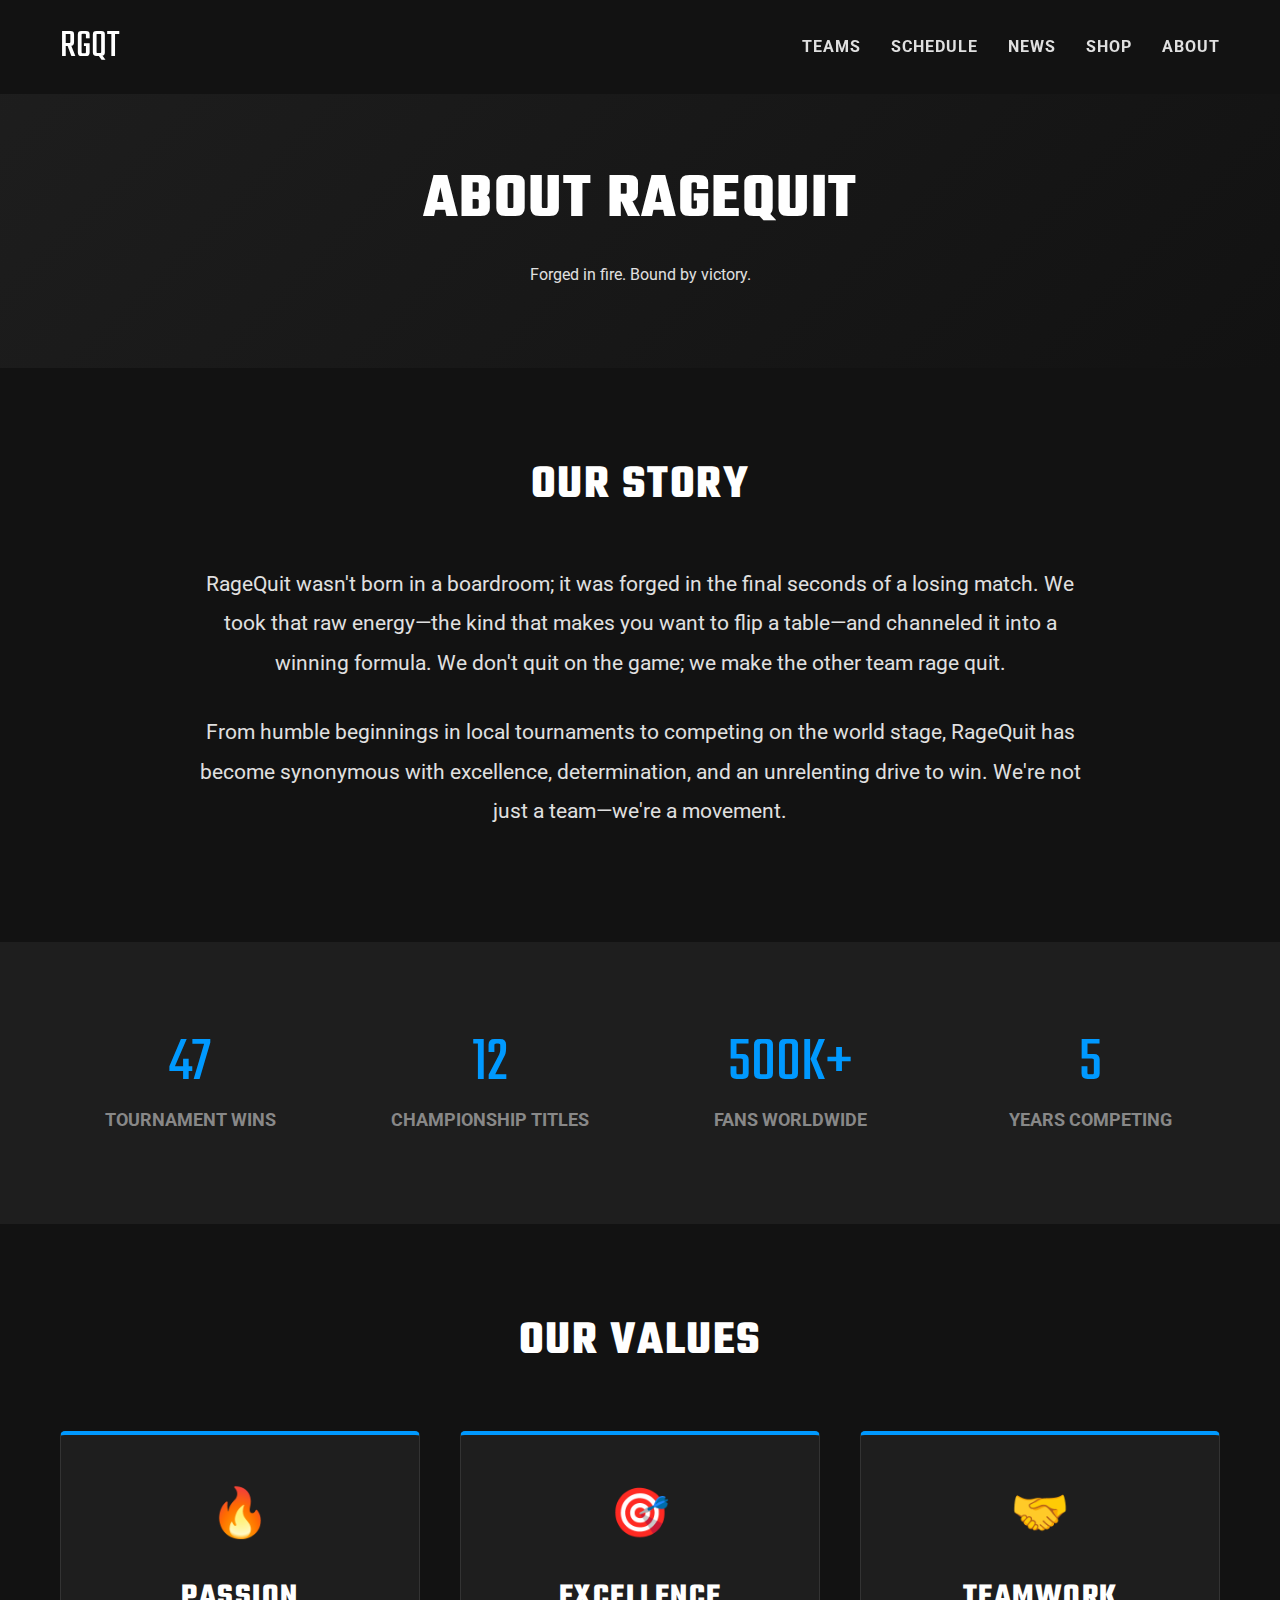
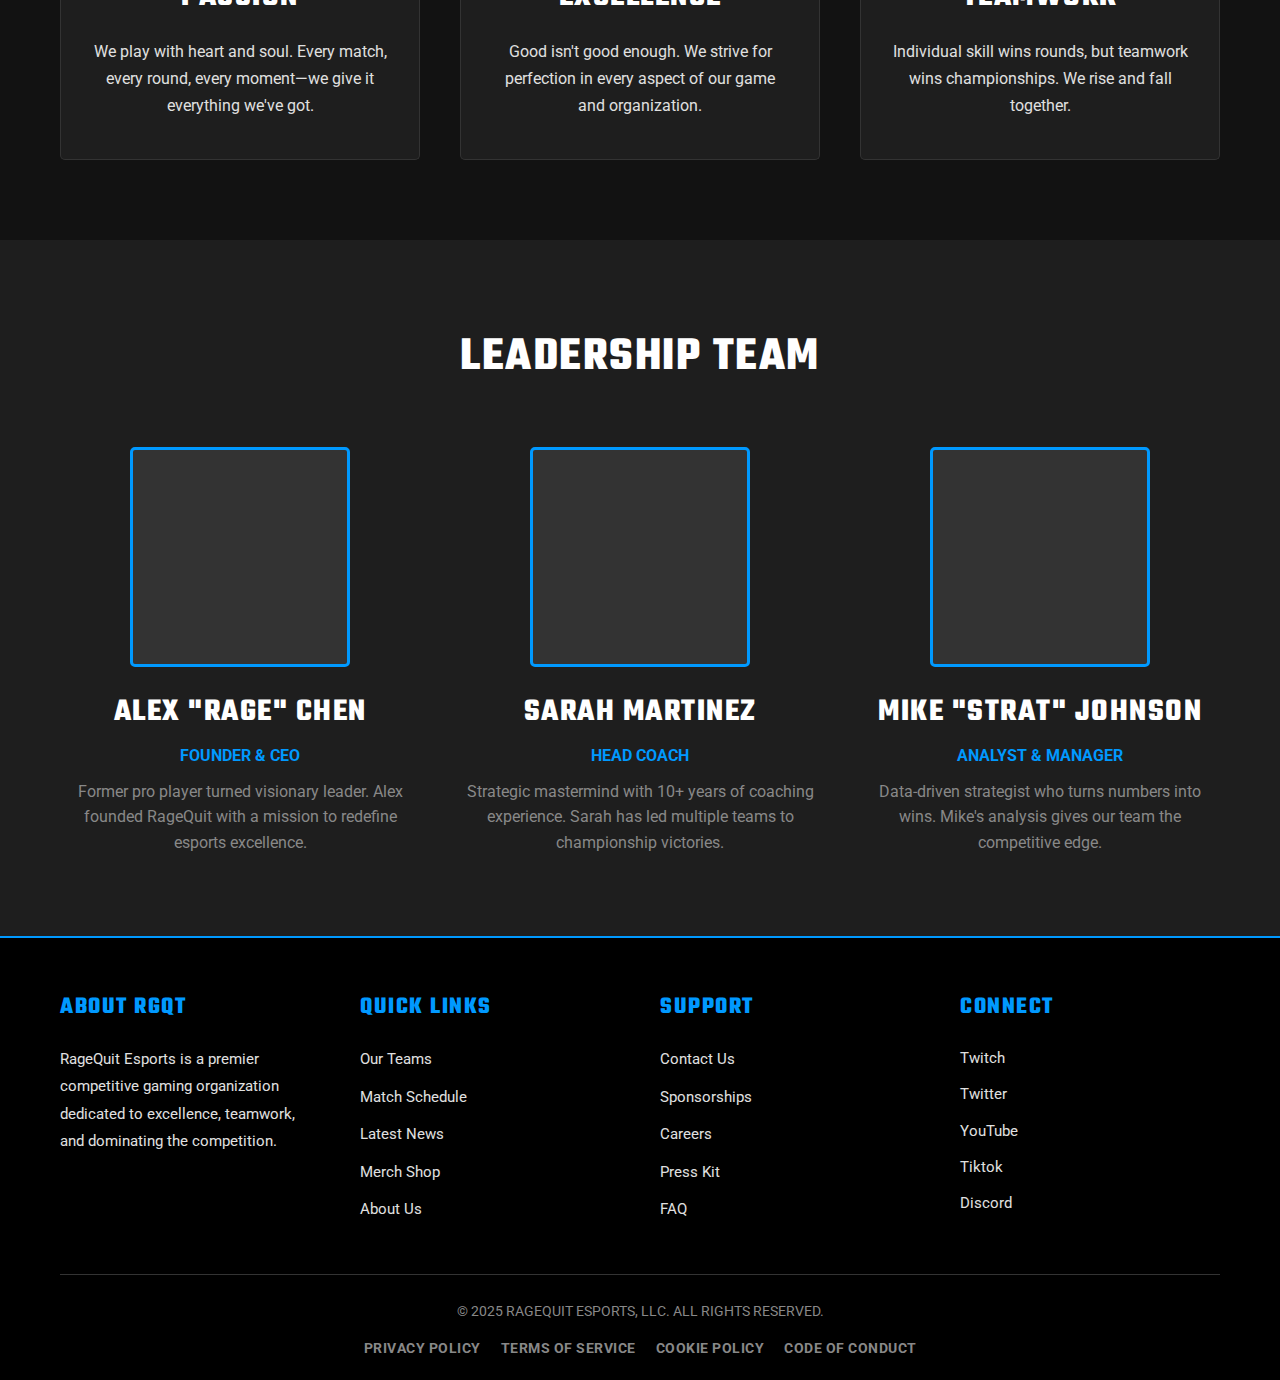
<file: about.html>
<!DOCTYPE html>
<html lang="en">

<head>
  <meta charset="UTF-8">
  <meta name="viewport" content="width=device-width, initial-scale=1.0">
  <title>About - RageQuit [RGQT] Esports</title>
  <link rel="stylesheet" href="style.css">
  <link rel="preconnect" href="https://fonts.googleapis.com">
  <link rel="preconnect" href="https://fonts.gstatic.com" crossorigin>
  <link href="https://fonts.googleapis.com/css2?family=Teko:wght@700&family=Roboto:wght@400;700&display=swap"
    rel="stylesheet">
  <style>
    .page-hero {
      padding: 150px 0 80px;
      text-align: center;
      background: linear-gradient(135deg, #1e1e1e 0%, #121212 100%);
    }
    .page-hero h1 {
      font-size: 4rem;
      margin-bottom: 10px;
    }
    .about-intro {
      padding: 80px 0;
      text-align: center;
    }
    .about-intro p {
      max-width: 900px;
      margin: 0 auto 30px;
      font-size: 1.3rem;
      line-height: 1.9;
    }
    .stats-section {
      background-color: var(--color-surface);
      padding: 60px 0;
    }
    .stats-grid {
      display: grid;
      grid-template-columns: repeat(4, 1fr);
      gap: 40px;
      text-align: center;
    }
    .stat-item {
      padding: 30px;
    }
    .stat-number {
      font-family: var(--font-heading);
      font-size: 4rem;
      color: var(--color-primary);
      line-height: 1;
      margin-bottom: 10px;
    }
    .stat-label {
      font-size: 1.1rem;
      text-transform: uppercase;
      font-weight: 700;
      color: var(--color-text-dark);
    }
    .values-section {
      padding: 80px 0;
    }
    .values-grid {
      display: grid;
      grid-template-columns: repeat(3, 1fr);
      gap: 40px;
      margin-top: 50px;
    }
    .value-card {
      background-color: var(--color-surface);
      border: 1px solid #333;
      border-top: 4px solid var(--color-primary);
      border-radius: 5px;
      padding: 40px 30px;
      text-align: center;
      transition: transform 0.3s ease;
    }
    .value-card:hover {
      transform: translateY(-10px);
    }
    .value-icon {
      font-size: 3rem;
      margin-bottom: 20px;
    }
    .value-card h3 {
      font-size: 2rem;
      margin-bottom: 15px;
    }
    .value-card p {
      line-height: 1.7;
      color: var(--color-text);
    }
    .team-section {
      background-color: var(--color-surface);
      padding: 80px 0;
    }
    .team-grid {
      display: grid;
      grid-template-columns: repeat(3, 1fr);
      gap: 40px;
      margin-top: 50px;
    }
    .team-member {
      text-align: center;
    }
    .team-photo {
      width: 100%;
      max-width: 220px;
      margin: 0 auto 20px;
      aspect-ratio: 1 / 1;
      background-color: #333;
      background-image: url('https://via.placeholder.com/220x220/111/0099FF?text=Team+Member');
      background-size: cover;
      background-position: center;
      border: 3px solid var(--color-primary);
      border-radius: 5px;
    }
    .team-member h3 {
      font-size: 2rem;
      margin-bottom: 5px;
    }
    .team-member .role {
      color: var(--color-primary);
      font-weight: 700;
      text-transform: uppercase;
      margin-bottom: 10px;
    }
    .team-member p {
      color: var(--color-text-dark);
      line-height: 1.6;
    }

    /* Mobile Responsive Styles for About Page */
    @media screen and (max-width: 768px) {
      .page-hero {
        padding: 100px 0 50px;
      }

      .page-hero h1 {
        font-size: 2.5rem;
      }

      .about-intro {
        padding: 50px 0;
      }

      .about-intro p {
        font-size: 1.1rem;
        padding: 0 10px;
      }

      .stats-grid {
        grid-template-columns: repeat(2, 1fr);
        gap: 20px;
      }

      .stat-number {
        font-size: 3rem;
      }

      .stat-label {
        font-size: 0.9rem;
      }

      .values-section {
        padding: 50px 0;
      }

      .values-grid {
        grid-template-columns: 1fr;
        gap: 25px;
        margin-top: 30px;
      }

      .value-card {
        padding: 30px 20px;
      }

      .value-card h3 {
        font-size: 1.8rem;
      }

      .team-section {
        padding: 50px 0;
      }

      .team-grid {
        grid-template-columns: 1fr;
        gap: 30px;
        margin-top: 30px;
      }

      .team-photo {
        height: 250px;
      }

      .team-member h3 {
        font-size: 1.8rem;
      }
    }

    @media screen and (max-width: 480px) {
      .page-hero h1 {
        font-size: 2rem;
      }

      .about-intro p {
        font-size: 1rem;
      }

      .stats-grid {
        grid-template-columns: 1fr;
        gap: 15px;
      }

      .stat-number {
        font-size: 2.5rem;
      }

      .value-icon {
        font-size: 2.5rem;
      }

      .value-card h3 {
        font-size: 1.5rem;
      }
    }
  </style>
</head>

<body>

  <header class="main-header">
    <div class="container">
      <a href="/index.html" class="logo">RGQT</a>
      <button class="hamburger" aria-label="Toggle menu">
        <span></span>
        <span></span>
        <span></span>
      </button>
      <nav class="main-nav">
        <ul>
          <li><a href="/teams.html">Teams</a></li>
          <li><a href="/schedule.html">Schedule</a></li>
          <li><a href="/news.html">News</a></li>
          <li><a href="/shop.html">Shop</a></li>
          <li><a href="/about.html">About</a></li>
        </ul>
      </nav>
    </div>
  </header>

  <main>
    <section class="page-hero">
      <div class="container">
        <h1>ABOUT RAGEQUIT</h1>
        <p>Forged in fire. Bound by victory.</p>
      </div>
    </section>

    <section class="about-intro">
      <div class="container">
        <h2>OUR STORY</h2>
        <p>
          RageQuit wasn't born in a boardroom; it was forged in the final seconds of a losing match. We took that raw
          energy—the kind that makes you want to flip a table—and channeled it into a winning formula. We don't quit on
          the game; we make the other team rage quit.
        </p>
        <p>
          From humble beginnings in local tournaments to competing on the world stage, RageQuit has become synonymous
          with excellence, determination, and an unrelenting drive to win. We're not just a team—we're a movement.
        </p>
      </div>
    </section>

    <section class="stats-section">
      <div class="container">
        <div class="stats-grid">
          <div class="stat-item">
            <div class="stat-number">47</div>
            <div class="stat-label">Tournament Wins</div>
          </div>
          <div class="stat-item">
            <div class="stat-number">12</div>
            <div class="stat-label">Championship Titles</div>
          </div>
          <div class="stat-item">
            <div class="stat-number">500K+</div>
            <div class="stat-label">Fans Worldwide</div>
          </div>
          <div class="stat-item">
            <div class="stat-number">5</div>
            <div class="stat-label">Years Competing</div>
          </div>
        </div>
      </div>
    </section>

    <section class="values-section">
      <div class="container">
        <h2>OUR VALUES</h2>
        <div class="values-grid">
          <div class="value-card">
            <div class="value-icon">🔥</div>
            <h3>PASSION</h3>
            <p>We play with heart and soul. Every match, every round, every moment—we give it everything we've got.</p>
          </div>
          <div class="value-card">
            <div class="value-icon">🎯</div>
            <h3>EXCELLENCE</h3>
            <p>Good isn't good enough. We strive for perfection in every aspect of our game and organization.</p>
          </div>
          <div class="value-card">
            <div class="value-icon">🤝</div>
            <h3>TEAMWORK</h3>
            <p>Individual skill wins rounds, but teamwork wins championships. We rise and fall together.</p>
          </div>
        </div>
      </div>
    </section>

    <section class="team-section">
      <div class="container">
        <h2>LEADERSHIP TEAM</h2>
        <div class="team-grid">
          <div class="team-member">
            <div class="team-photo"></div>
            <h3>ALEX "RAGE" CHEN</h3>
            <p class="role">Founder & CEO</p>
            <p>Former pro player turned visionary leader. Alex founded RageQuit with a mission to redefine esports excellence.</p>
          </div>
          <div class="team-member">
            <div class="team-photo"></div>
            <h3>SARAH MARTINEZ</h3>
            <p class="role">Head Coach</p>
            <p>Strategic mastermind with 10+ years of coaching experience. Sarah has led multiple teams to championship victories.</p>
          </div>
          <div class="team-member">
            <div class="team-photo"></div>
            <h3>MIKE "STRAT" JOHNSON</h3>
            <p class="role">Analyst & Manager</p>
            <p>Data-driven strategist who turns numbers into wins. Mike's analysis gives our team the competitive edge.</p>
          </div>
        </div>
      </div>
    </section>
  </main>

  <footer class="main-footer">
    <div class="container">
      <div class="footer-content">
        <div class="footer-section">
          <h4>About RGQT</h4>
          <p>RageQuit Esports is a premier competitive gaming organization dedicated to excellence, teamwork, and dominating the competition.</p>
        </div>
        <div class="footer-section">
          <h4>Quick Links</h4>
          <ul>
            <li><a href="/teams.html">Our Teams</a></li>
            <li><a href="/schedule.html">Match Schedule</a></li>
            <li><a href="/news.html">Latest News</a></li>
            <li><a href="/shop.html">Merch Shop</a></li>
            <li><a href="/about.html">About Us</a></li>
          </ul>
        </div>
        <div class="footer-section">
          <h4>Support</h4>
          <ul>
            <li><a href="#">Contact Us</a></li>
            <li><a href="#">Sponsorships</a></li>
            <li><a href="#">Careers</a></li>
            <li><a href="#">Press Kit</a></li>
            <li><a href="#">FAQ</a></li>
          </ul>
        </div>
        <div class="footer-section">
          <h4>Connect</h4>
          <div class="social-links">
            <a href="https://www.twitch.tv/rgqtgg">Twitch</a>
            <a href="https://x.com/rgqtgg">Twitter</a>
            <a href="https://www.youtube.com/@rgqtgg">YouTube</a>
            <a href="https://www.tiktok.com/@rgqtgg">Tiktok</a>
            <a href="https://discord.gg/4bY2kcRx9E">Discord</a>
          </div>
        </div>
      </div>
      <div class="footer-bottom">
        <p>&copy; 2025 RAGEQUIT ESPORTS, LLC. ALL RIGHTS RESERVED.</p>
        <div class="footer-legal">
          <a href="#">Privacy Policy</a>
          <a href="#">Terms of Service</a>
          <a href="#">Cookie Policy</a>
          <a href="#">Code of Conduct</a>
        </div>
      </div>
    </div>
  </footer>

  <script>
    // Hamburger Menu Toggle
    const hamburger = document.querySelector('.hamburger');
    const mainNav = document.querySelector('.main-nav');
    const navLinks = document.querySelectorAll('.main-nav a');

    hamburger.addEventListener('click', () => {
      hamburger.classList.toggle('active');
      mainNav.classList.toggle('active');
    });

    // Close menu when clicking on a link
    navLinks.forEach(link => {
      link.addEventListener('click', () => {
        hamburger.classList.remove('active');
        mainNav.classList.remove('active');
      });
    });

    // Close menu when clicking outside
    document.addEventListener('click', (e) => {
      if (!hamburger.contains(e.target) && !mainNav.contains(e.target)) {
        hamburger.classList.remove('active');
        mainNav.classList.remove('active');
      }
    });
  </script>

</body>

</html>
</file>
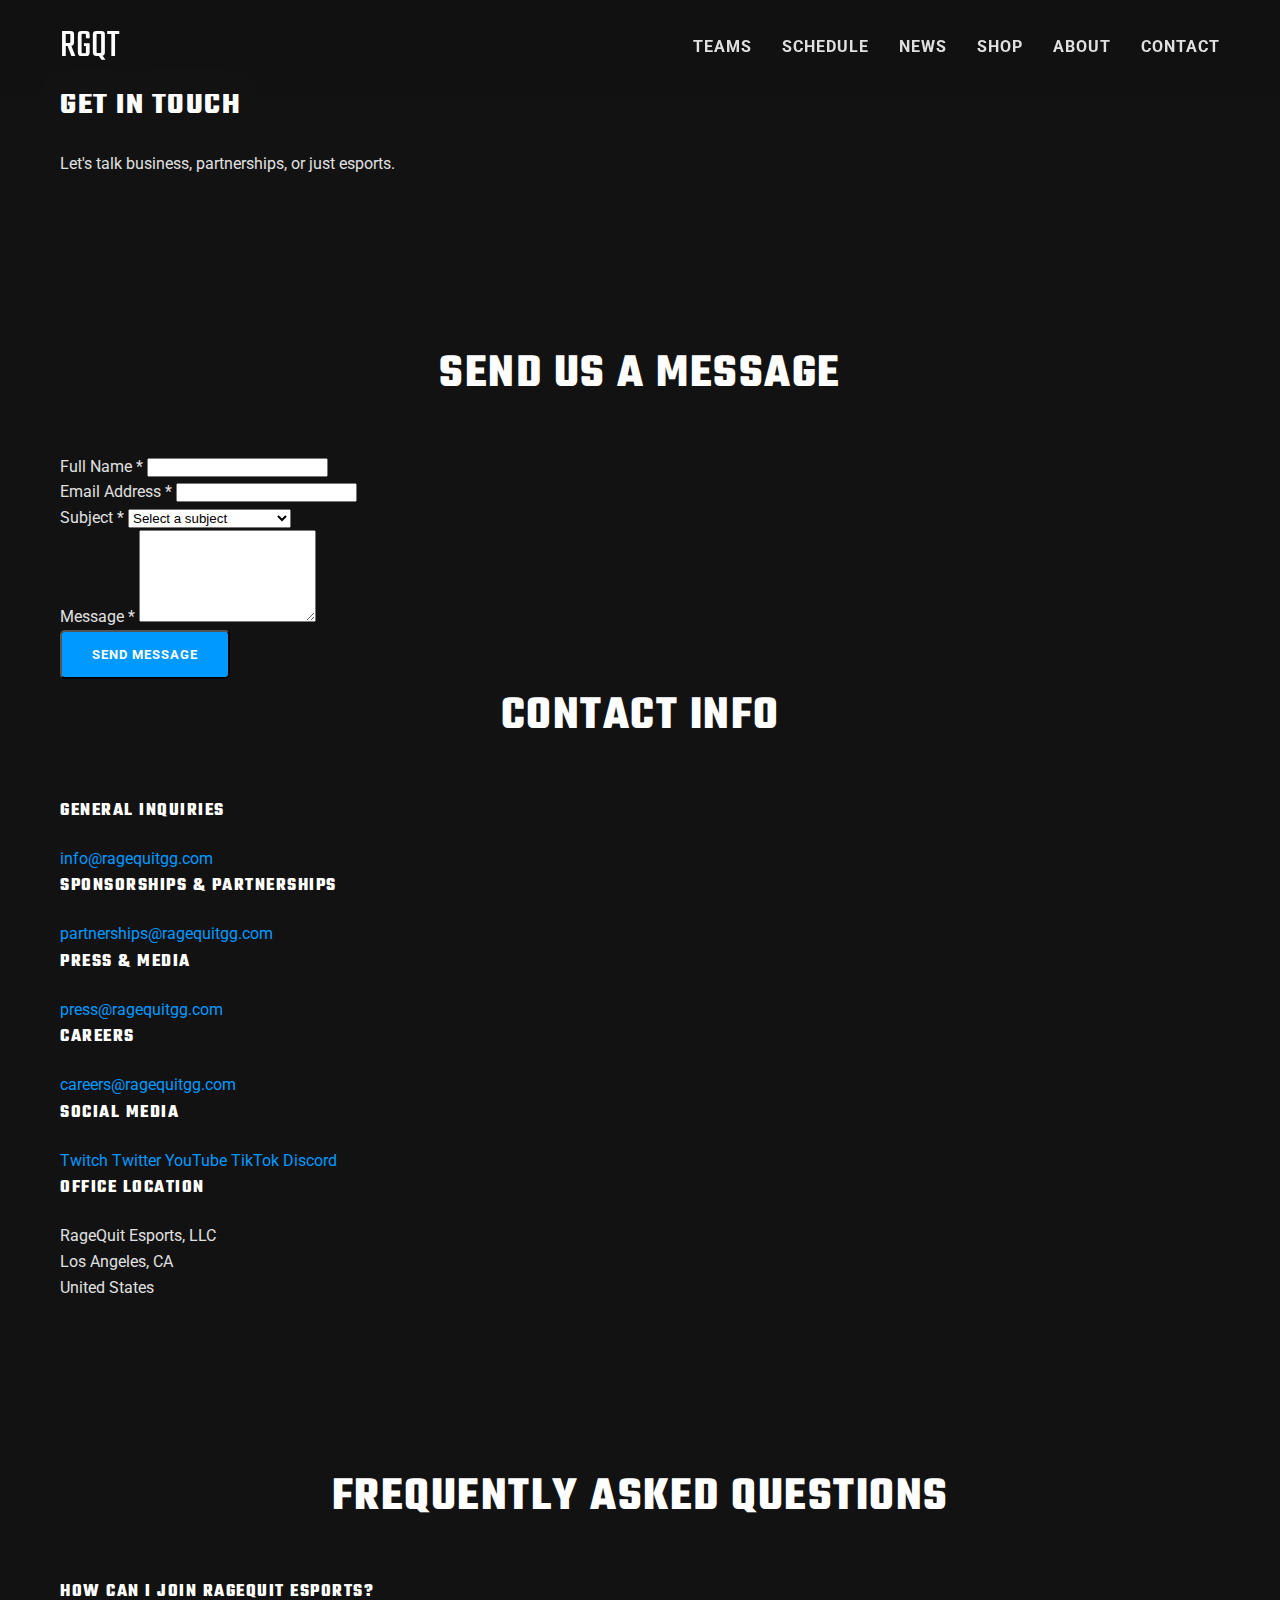
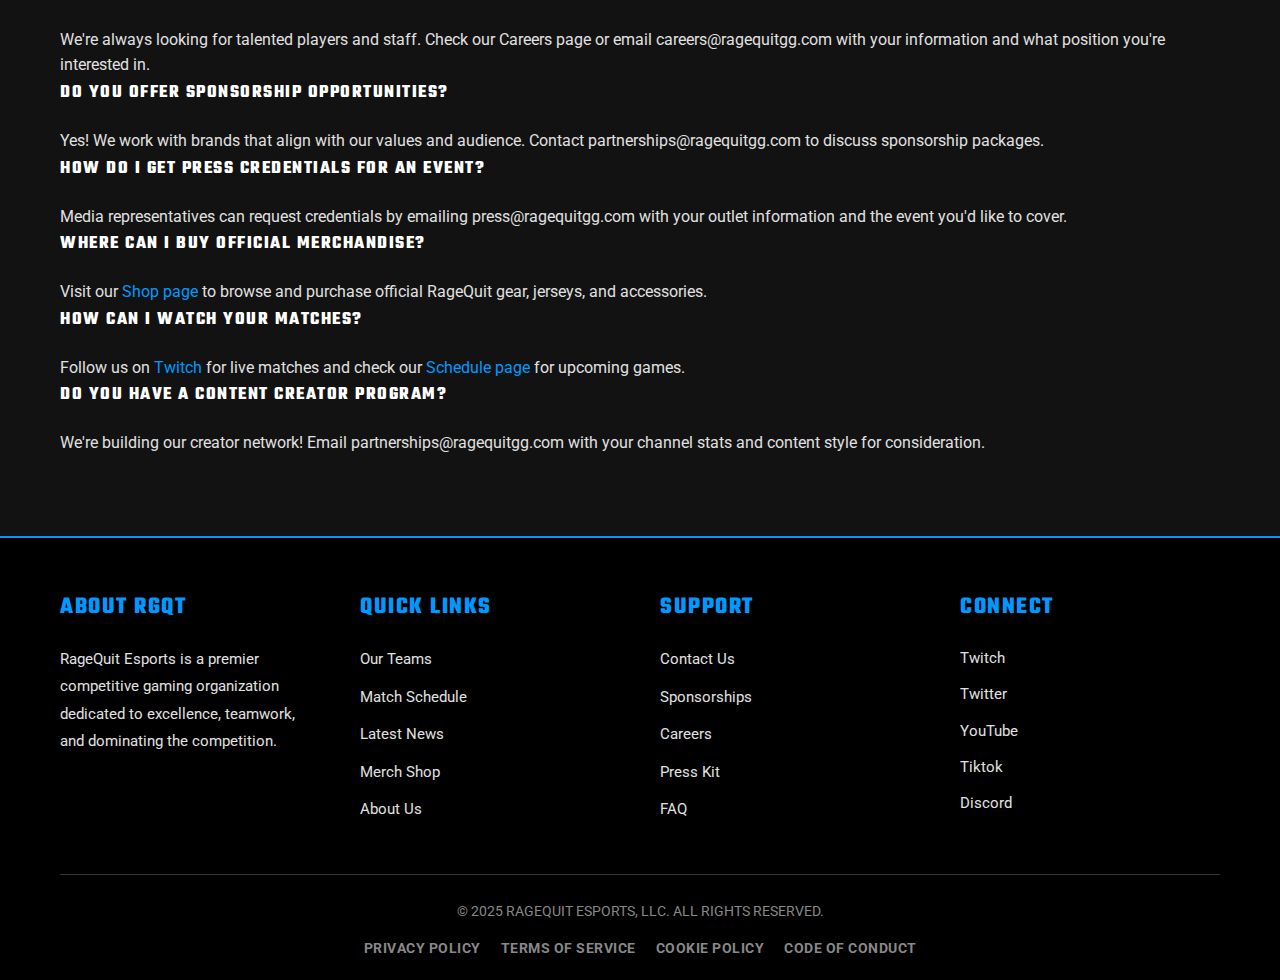
<file: contact.html>
<!DOCTYPE html>
<html lang="en">

<head>
  <meta charset="UTF-8">
  <meta name="viewport" content="width=device-width, initial-scale=1.0">
  <title>Contact Us - RageQuit [RGQT] Esports</title>
  
  <!-- Primary Meta Tags -->
  <meta name="title" content="Contact Us - RageQuit [RGQT] Esports">
  <meta name="description" content="Get in touch with RageQuit Esports. Contact us for sponsorships, partnerships, press inquiries, or general questions.">
  <meta name="keywords" content="RageQuit, RGQT, esports, contact, sponsorship, partnership, press">
  <meta name="author" content="RageQuit Esports">
  <meta name="theme-color" content="#0099FF">
  
  <!-- Open Graph / Facebook -->
  <meta property="og:type" content="website">
  <meta property="og:url" content="https://ragequitgg.com/contact.html">
  <meta property="og:title" content="Contact Us - RageQuit [RGQT] Esports">
  <meta property="og:description" content="Get in touch with RageQuit Esports. Contact us for sponsorships, partnerships, press inquiries, or general questions.">
  <meta property="og:image" content="https://ragequitgg.com/assets/og-image.jpg">
  
  <!-- Twitter -->
  <meta property="twitter:card" content="summary_large_image">
  <meta property="twitter:url" content="https://ragequitgg.com/contact.html">
  <meta property="twitter:title" content="Contact Us - RageQuit [RGQT] Esports">
  <meta property="twitter:description" content="Get in touch with RageQuit Esports for sponsorships, partnerships, and inquiries.">
  <meta property="twitter:image" content="https://ragequitgg.com/assets/og-image.jpg">
  
  <!-- Favicon -->
  <link rel="icon" type="image/x-icon" href="/favicon.ico">
  <link rel="apple-touch-icon" sizes="180x180" href="/apple-touch-icon.png">
  
  <link rel="stylesheet" href="style.css">
  <link rel="preconnect" href="https://fonts.googleapis.com">
  <link rel="preconnect" href="https://fonts.gstatic.com" crossorigin>
  <link href="https://fonts.googleapis.com/css2?family=Teko:wght@700&family=Roboto:wght@400;700&display=swap"
    rel="stylesheet">
</head>

<body>

  <header class="main-header">
    <div class="container">
      <a href="/index.html" class="logo">RGQT</a>
      <button class="hamburger" aria-label="Toggle menu">
        <span></span>
        <span></span>
        <span></span>
      </button>
      <nav class="main-nav">
        <ul>
          <li><a href="/teams.html">Teams</a></li>
          <li><a href="/schedule.html">Schedule</a></li>
          <li><a href="/news.html">News</a></li>
          <li><a href="/shop.html">Shop</a></li>
          <li><a href="/about.html">About</a></li>
          <li><a href="/contact.html">Contact</a></li>
        </ul>
      </nav>
    </div>
  </header>

  <main>
    <!-- Hero Section -->
    <section class="page-hero">
      <div class="container">
        <h1>GET IN TOUCH</h1>
        <p>Let's talk business, partnerships, or just esports.</p>
      </div>
    </section>

    <!-- Contact Form Section -->
    <section class="contact-section">
      <div class="container">
        <div class="contact-wrapper">
          
          <!-- Contact Form -->
          <div class="contact-form-container">
            <h2>SEND US A MESSAGE</h2>
            <form class="contact-form" id="contactForm">
              <div class="form-group">
                <label for="name">Full Name *</label>
                <input type="text" id="name" name="name" required>
              </div>

              <div class="form-group">
                <label for="email">Email Address *</label>
                <input type="email" id="email" name="email" required>
              </div>

              <div class="form-group">
                <label for="subject">Subject *</label>
                <select id="subject" name="subject" required>
                  <option value="">Select a subject</option>
                  <option value="sponsorship">Sponsorship Inquiry</option>
                  <option value="partnership">Partnership Opportunity</option>
                  <option value="press">Press & Media</option>
                  <option value="careers">Careers</option>
                  <option value="general">General Inquiry</option>
                  <option value="support">Support</option>
                </select>
              </div>

              <div class="form-group">
                <label for="message">Message *</label>
                <textarea id="message" name="message" rows="6" required></textarea>
              </div>

              <button type="submit" class="btn btn-primary">SEND MESSAGE</button>
            </form>
          </div>

          <!-- Contact Info -->
          <div class="contact-info">
            <h2>CONTACT INFO</h2>
            
            <div class="info-block">
              <h3>General Inquiries</h3>
              <p><a href="mailto:info@ragequitgg.com">info@ragequitgg.com</a></p>
            </div>

            <div class="info-block">
              <h3>Sponsorships & Partnerships</h3>
              <p><a href="mailto:partnerships@ragequitgg.com">partnerships@ragequitgg.com</a></p>
            </div>

            <div class="info-block">
              <h3>Press & Media</h3>
              <p><a href="mailto:press@ragequitgg.com">press@ragequitgg.com</a></p>
            </div>

            <div class="info-block">
              <h3>Careers</h3>
              <p><a href="mailto:careers@ragequitgg.com">careers@ragequitgg.com</a></p>
            </div>

            <div class="info-block">
              <h3>Social Media</h3>
              <div class="social-links-contact">
                <a href="https://www.twitch.tv/rgqtgg" target="_blank">Twitch</a>
                <a href="https://x.com/rgqtgg" target="_blank">Twitter</a>
                <a href="https://www.youtube.com/@rgqtgg" target="_blank">YouTube</a>
                <a href="https://www.tiktok.com/@rgqtgg" target="_blank">TikTok</a>
                <a href="https://discord.gg/4bY2kcRx9E" target="_blank">Discord</a>
              </div>
            </div>

            <div class="info-block">
              <h3>Office Location</h3>
              <p>
                RageQuit Esports, LLC<br>
                Los Angeles, CA<br>
                United States
              </p>
            </div>
          </div>

        </div>
      </div>
    </section>

    <!-- FAQ Section -->
    <section class="faq-section">
      <div class="container">
        <h2>FREQUENTLY ASKED QUESTIONS</h2>
        <div class="faq-grid">
          
          <div class="faq-item">
            <h3>How can I join RageQuit Esports?</h3>
            <p>We're always looking for talented players and staff. Check our Careers page or email careers@ragequitgg.com with your information and what position you're interested in.</p>
          </div>

          <div class="faq-item">
            <h3>Do you offer sponsorship opportunities?</h3>
            <p>Yes! We work with brands that align with our values and audience. Contact partnerships@ragequitgg.com to discuss sponsorship packages.</p>
          </div>

          <div class="faq-item">
            <h3>How do I get press credentials for an event?</h3>
            <p>Media representatives can request credentials by emailing press@ragequitgg.com with your outlet information and the event you'd like to cover.</p>
          </div>

          <div class="faq-item">
            <h3>Where can I buy official merchandise?</h3>
            <p>Visit our <a href="/shop.html">Shop page</a> to browse and purchase official RageQuit gear, jerseys, and accessories.</p>
          </div>

          <div class="faq-item">
            <h3>How can I watch your matches?</h3>
            <p>Follow us on <a href="https://www.twitch.tv/rgqtgg" target="_blank">Twitch</a> for live matches and check our <a href="/schedule.html">Schedule page</a> for upcoming games.</p>
          </div>

          <div class="faq-item">
            <h3>Do you have a content creator program?</h3>
            <p>We're building our creator network! Email partnerships@ragequitgg.com with your channel stats and content style for consideration.</p>
          </div>

        </div>
      </div>
    </section>

  </main>

  <footer class="main-footer">
    <div class="container">
      <div class="footer-content">
        <div class="footer-section">
          <h4>About RGQT</h4>
          <p>RageQuit Esports is a premier competitive gaming organization dedicated to excellence, teamwork, and dominating the competition.</p>
        </div>
        <div class="footer-section">
          <h4>Quick Links</h4>
          <ul>
            <li><a href="/teams.html">Our Teams</a></li>
            <li><a href="/schedule.html">Match Schedule</a></li>
            <li><a href="/news.html">Latest News</a></li>
            <li><a href="/shop.html">Merch Shop</a></li>
            <li><a href="/about.html">About Us</a></li>
          </ul>
        </div>
        <div class="footer-section">
          <h4>Support</h4>
          <ul>
            <li><a href="/contact.html">Contact Us</a></li>
            <li><a href="#">Sponsorships</a></li>
            <li><a href="#">Careers</a></li>
            <li><a href="#">Press Kit</a></li>
            <li><a href="#">FAQ</a></li>
          </ul>
        </div>
        <div class="footer-section">
          <h4>Connect</h4>
          <div class="social-links">
            <a href="https://www.twitch.tv/rgqtgg">Twitch</a>
            <a href="https://x.com/rgqtgg">Twitter</a>
            <a href="https://www.youtube.com/@rgqtgg">YouTube</a>
            <a href="https://www.tiktok.com/@rgqtgg">Tiktok</a>
            <a href="https://discord.gg/4bY2kcRx9E">Discord</a>
          </div>
        </div>
      </div>
      <div class="footer-bottom">
        <p>&copy; 2025 RAGEQUIT ESPORTS, LLC. ALL RIGHTS RESERVED.</p>
        <div class="footer-legal">
          <a href="#">Privacy Policy</a>
          <a href="#">Terms of Service</a>
          <a href="#">Cookie Policy</a>
          <a href="#">Code of Conduct</a>
        </div>
      </div>
    </div>
  </footer>

  <script>
    // Hamburger Menu Toggle
    const hamburger = document.querySelector('.hamburger');
    const mainNav = document.querySelector('.main-nav');
    const navLinks = document.querySelectorAll('.main-nav a');

    hamburger.addEventListener('click', () => {
      hamburger.classList.toggle('active');
      mainNav.classList.toggle('active');
    });

    // Close menu when clicking on a link
    navLinks.forEach(link => {
      link.addEventListener('click', () => {
        hamburger.classList.remove('active');
        mainNav.classList.remove('active');
      });
    });

    // Close menu when clicking outside
    document.addEventListener('click', (e) => {
      if (!hamburger.contains(e.target) && !mainNav.contains(e.target)) {
        hamburger.classList.remove('active');
        mainNav.classList.remove('active');
      }
    });

    // Contact Form Submission
    const contactForm = document.getElementById('contactForm');
    contactForm.addEventListener('submit', (e) => {
      e.preventDefault();
      
      // Get form data
      const formData = {
        name: document.getElementById('name').value,
        email: document.getElementById('email').value,
        subject: document.getElementById('subject').value,
        message: document.getElementById('message').value
      };

      // Here you would typically send the data to a server
      console.log('Form submitted:', formData);
      
      // Show success message
      alert('Thank you for your message! We\'ll get back to you within 24-48 hours.');
      
      // Reset form
      contactForm.reset();
    });
  </script>

</body>

</html>
</file>
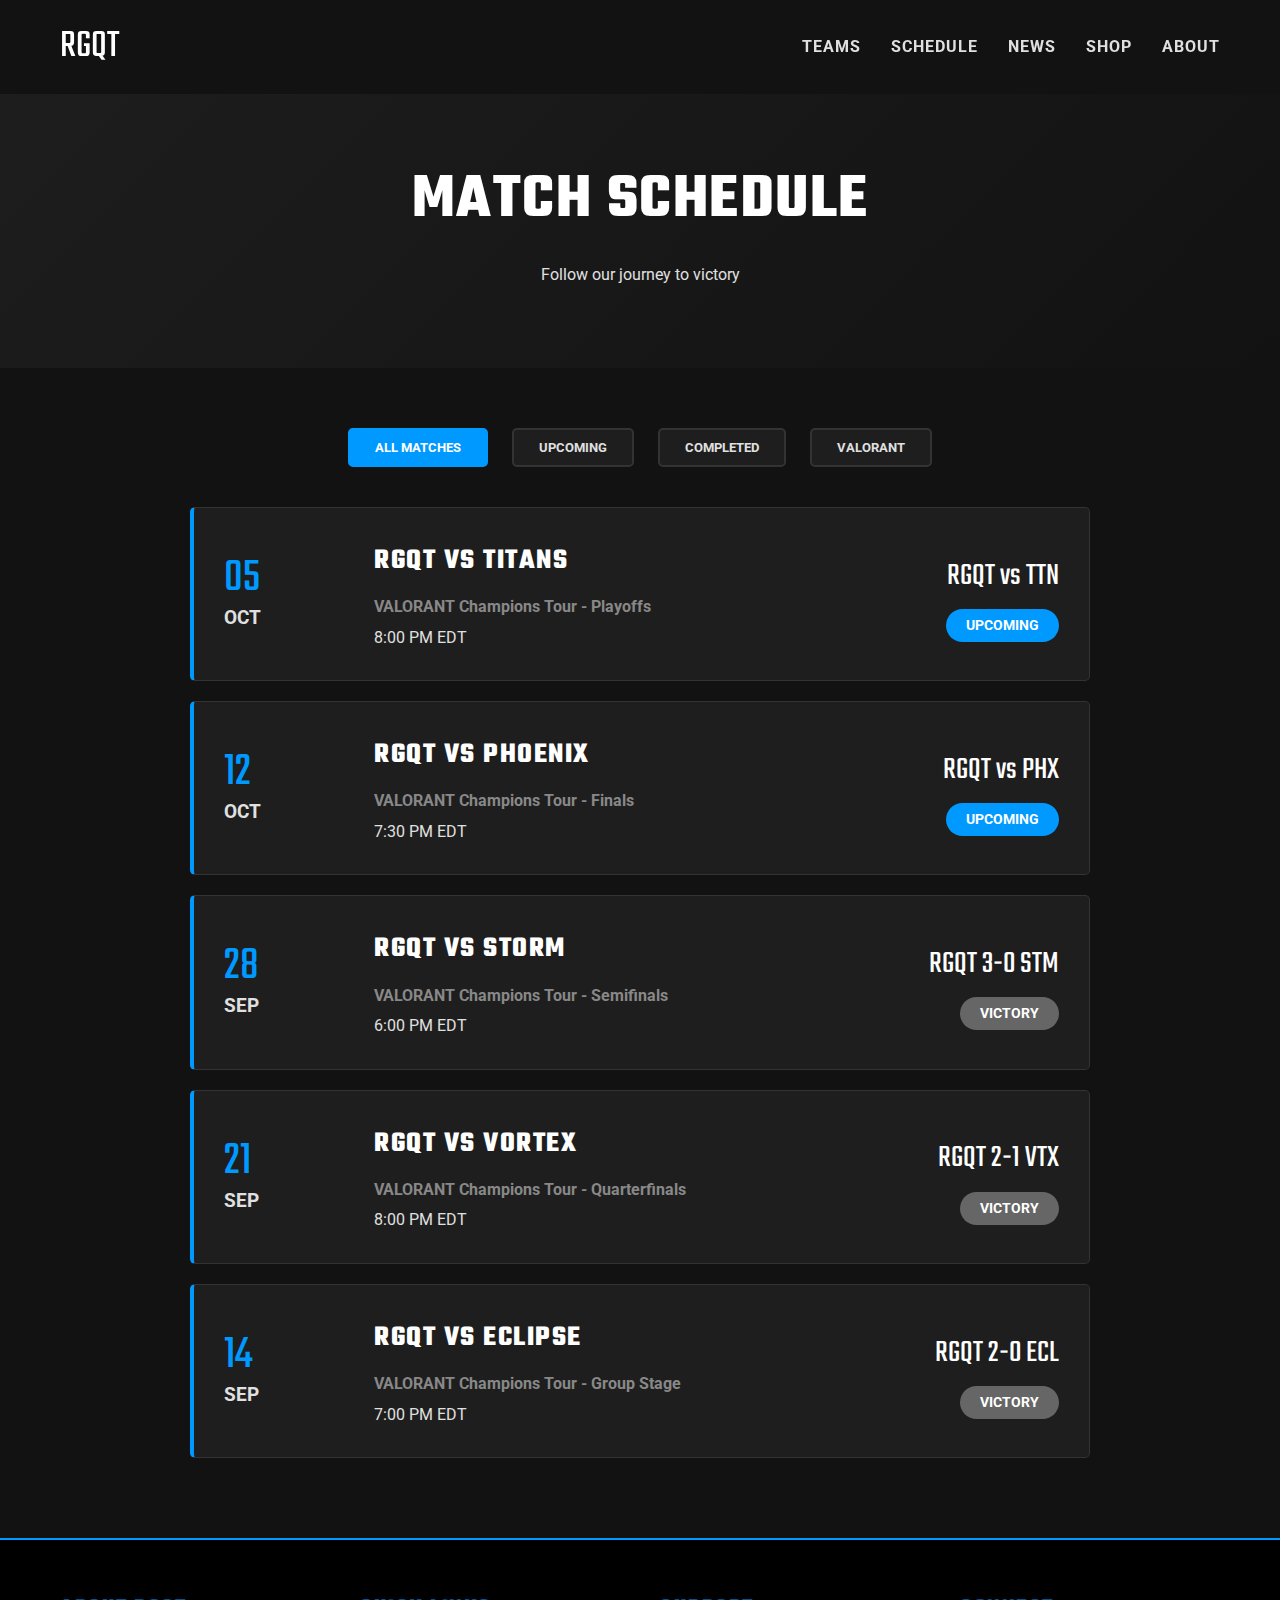
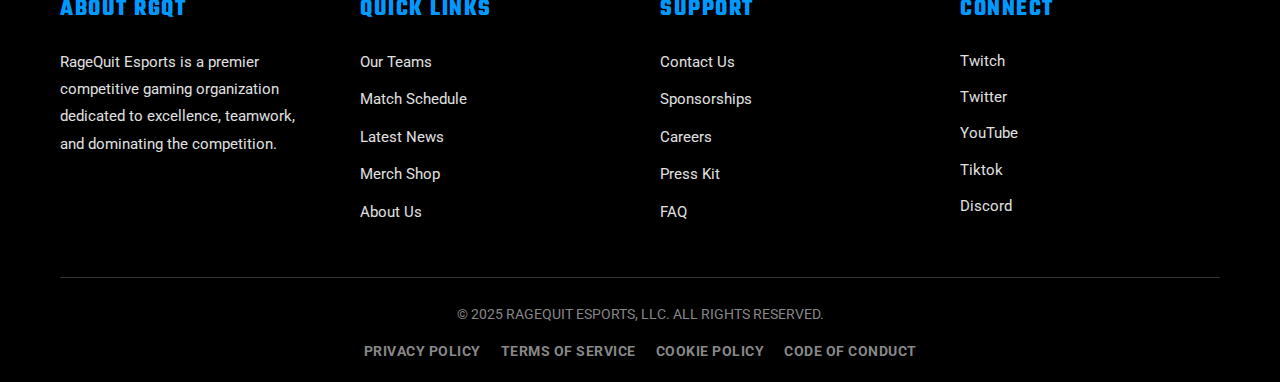
<file: schedule.html>
<!DOCTYPE html>
<html lang="en">

<head>
  <meta charset="UTF-8">
  <meta name="viewport" content="width=device-width, initial-scale=1.0">
  <title>Schedule - RageQuit [RGQT] Esports</title>
  <link rel="stylesheet" href="style.css">
  <link rel="preconnect" href="https://fonts.googleapis.com">
  <link rel="preconnect" href="https://fonts.gstatic.com" crossorigin>
  <link href="https://fonts.googleapis.com/css2?family=Teko:wght@700&family=Roboto:wght@400;700&display=swap"
    rel="stylesheet">
  <style>
    .page-hero {
      padding: 150px 0 80px;
      text-align: center;
      background: linear-gradient(135deg, #1e1e1e 0%, #121212 100%);
    }
    .page-hero h1 {
      font-size: 4rem;
      margin-bottom: 10px;
    }
    .schedule-section {
      padding: 60px 0;
    }
    .schedule-filters {
      text-align: center;
      margin-bottom: 40px;
    }
    .filter-btn {
      padding: 10px 25px;
      margin: 0 10px;
      background-color: var(--color-surface);
      color: var(--color-text);
      border: 2px solid #333;
      border-radius: 5px;
      font-family: var(--font-body);
      font-weight: 700;
      text-transform: uppercase;
      cursor: pointer;
      transition: all 0.3s ease;
    }
    .filter-btn:hover, .filter-btn.active {
      background-color: var(--color-primary);
      border-color: var(--color-primary);
      color: #fff;
    }
    .schedule-list {
      max-width: 900px;
      margin: 0 auto;
    }
    .schedule-item {
      background-color: var(--color-surface);
      border: 1px solid #333;
      border-left: 4px solid var(--color-primary);
      border-radius: 5px;
      padding: 30px;
      margin-bottom: 20px;
      display: flex;
      justify-content: space-between;
      align-items: center;
      transition: transform 0.3s ease;
    }
    .schedule-item:hover {
      transform: translateX(10px);
    }
    .schedule-date {
      min-width: 120px;
    }
    .schedule-date .day {
      font-family: var(--font-heading);
      font-size: 3rem;
      line-height: 1;
      color: var(--color-primary);
    }
    .schedule-date .month {
      font-size: 1.2rem;
      font-weight: 700;
      text-transform: uppercase;
    }
    .schedule-info {
      flex: 1;
      padding: 0 30px;
    }
    .schedule-info h3 {
      font-size: 1.8rem;
      margin-bottom: 10px;
    }
    .schedule-info .tournament {
      color: var(--color-text-dark);
      font-weight: 700;
      margin-bottom: 5px;
    }
    .schedule-info .time {
      color: var(--color-text);
    }
    .schedule-teams {
      text-align: right;
      min-width: 150px;
    }
    .schedule-teams .matchup {
      font-family: var(--font-heading);
      font-size: 2rem;
      color: #fff;
    }
    .schedule-status {
      padding: 8px 20px;
      background-color: var(--color-primary);
      color: #fff;
      border-radius: 20px;
      font-weight: 700;
      font-size: 0.9rem;
      text-transform: uppercase;
    }
    .schedule-status.completed {
      background-color: #666;
    }

    /* Mobile Responsive Styles for Schedule Page */
    @media screen and (max-width: 768px) {
      .page-hero {
        padding: 100px 0 50px;
      }

      .page-hero h1 {
        font-size: 2.5rem;
      }

      .schedule-section {
        padding: 40px 0;
      }

      .schedule-filters {
        display: flex;
        flex-wrap: wrap;
        justify-content: center;
        gap: 10px;
        margin-bottom: 30px;
      }

      .filter-btn {
        padding: 8px 15px;
        margin: 0;
        font-size: 0.85rem;
      }

      .schedule-item {
        flex-direction: column;
        align-items: flex-start;
        padding: 20px;
        gap: 15px;
      }

      .schedule-item:hover {
        transform: translateY(-5px);
      }

      .schedule-date {
        display: flex;
        align-items: center;
        gap: 10px;
        min-width: auto;
      }

      .schedule-date .day {
        font-size: 2.5rem;
      }

      .schedule-date .month {
        font-size: 1rem;
      }

      .schedule-info {
        padding: 0;
        width: 100%;
      }

      .schedule-info h3 {
        font-size: 1.5rem;
      }

      .schedule-teams {
        text-align: left;
        min-width: auto;
        width: 100%;
      }

      .schedule-teams .matchup {
        font-size: 1.5rem;
      }
    }

    @media screen and (max-width: 480px) {
      .page-hero h1 {
        font-size: 2rem;
      }

      .filter-btn {
        padding: 6px 12px;
        font-size: 0.75rem;
      }

      .schedule-date .day {
        font-size: 2rem;
      }

      .schedule-info h3 {
        font-size: 1.3rem;
      }

      .schedule-teams .matchup {
        font-size: 1.3rem;
      }

      .schedule-status {
        padding: 6px 15px;
        font-size: 0.8rem;
      }
    }
  </style>
</head>

<body>

  <header class="main-header">
    <div class="container">
      <a href="/index.html" class="logo">RGQT</a>
      <button class="hamburger" aria-label="Toggle menu">
        <span></span>
        <span></span>
        <span></span>
      </button>
      <nav class="main-nav">
        <ul>
          <li><a href="/teams.html">Teams</a></li>
          <li><a href="/schedule.html">Schedule</a></li>
          <li><a href="/news.html">News</a></li>
          <li><a href="/shop.html">Shop</a></li>
          <li><a href="/about.html">About</a></li>
        </ul>
      </nav>
    </div>
  </header>

  <main>
    <section class="page-hero">
      <div class="container">
        <h1>MATCH SCHEDULE</h1>
        <p>Follow our journey to victory</p>
      </div>
    </section>

    <section class="schedule-section">
      <div class="container">
        <div class="schedule-filters">
          <button class="filter-btn active">All Matches</button>
          <button class="filter-btn">Upcoming</button>
          <button class="filter-btn">Completed</button>
          <button class="filter-btn">VALORANT</button>
        </div>

        <div class="schedule-list">
          <div class="schedule-item">
            <div class="schedule-date">
              <div class="day">05</div>
              <div class="month">OCT</div>
            </div>
            <div class="schedule-info">
              <h3>RGQT vs TITANS</h3>
              <p class="tournament">VALORANT Champions Tour - Playoffs</p>
              <p class="time">8:00 PM EDT</p>
            </div>
            <div class="schedule-teams">
              <div class="matchup">RGQT vs TTN</div>
              <div style="margin-top: 10px;">
                <span class="schedule-status">Upcoming</span>
              </div>
            </div>
          </div>

          <div class="schedule-item">
            <div class="schedule-date">
              <div class="day">12</div>
              <div class="month">OCT</div>
            </div>
            <div class="schedule-info">
              <h3>RGQT vs PHOENIX</h3>
              <p class="tournament">VALORANT Champions Tour - Finals</p>
              <p class="time">7:30 PM EDT</p>
            </div>
            <div class="schedule-teams">
              <div class="matchup">RGQT vs PHX</div>
              <div style="margin-top: 10px;">
                <span class="schedule-status">Upcoming</span>
              </div>
            </div>
          </div>

          <div class="schedule-item">
            <div class="schedule-date">
              <div class="day">28</div>
              <div class="month">SEP</div>
            </div>
            <div class="schedule-info">
              <h3>RGQT vs STORM</h3>
              <p class="tournament">VALORANT Champions Tour - Semifinals</p>
              <p class="time">6:00 PM EDT</p>
            </div>
            <div class="schedule-teams">
              <div class="matchup">RGQT 3-0 STM</div>
              <div style="margin-top: 10px;">
                <span class="schedule-status completed">Victory</span>
              </div>
            </div>
          </div>

          <div class="schedule-item">
            <div class="schedule-date">
              <div class="day">21</div>
              <div class="month">SEP</div>
            </div>
            <div class="schedule-info">
              <h3>RGQT vs VORTEX</h3>
              <p class="tournament">VALORANT Champions Tour - Quarterfinals</p>
              <p class="time">8:00 PM EDT</p>
            </div>
            <div class="schedule-teams">
              <div class="matchup">RGQT 2-1 VTX</div>
              <div style="margin-top: 10px;">
                <span class="schedule-status completed">Victory</span>
              </div>
            </div>
          </div>

          <div class="schedule-item">
            <div class="schedule-date">
              <div class="day">14</div>
              <div class="month">SEP</div>
            </div>
            <div class="schedule-info">
              <h3>RGQT vs ECLIPSE</h3>
              <p class="tournament">VALORANT Champions Tour - Group Stage</p>
              <p class="time">7:00 PM EDT</p>
            </div>
            <div class="schedule-teams">
              <div class="matchup">RGQT 2-0 ECL</div>
              <div style="margin-top: 10px;">
                <span class="schedule-status completed">Victory</span>
              </div>
            </div>
          </div>
        </div>
      </div>
    </section>
  </main>

  <footer class="main-footer">
    <div class="container">
      <div class="footer-content">
        <div class="footer-section">
          <h4>About RGQT</h4>
          <p>RageQuit Esports is a premier competitive gaming organization dedicated to excellence, teamwork, and dominating the competition.</p>
        </div>
        <div class="footer-section">
          <h4>Quick Links</h4>
          <ul>
            <li><a href="/teams.html">Our Teams</a></li>
            <li><a href="/schedule.html">Match Schedule</a></li>
            <li><a href="/news.html">Latest News</a></li>
            <li><a href="/shop.html">Merch Shop</a></li>
            <li><a href="/about.html">About Us</a></li>
          </ul>
        </div>
        <div class="footer-section">
          <h4>Support</h4>
          <ul>
            <li><a href="#">Contact Us</a></li>
            <li><a href="#">Sponsorships</a></li>
            <li><a href="#">Careers</a></li>
            <li><a href="#">Press Kit</a></li>
            <li><a href="#">FAQ</a></li>
          </ul>
        </div>
        <div class="footer-section">
          <h4>Connect</h4>
          <div class="social-links">
            <a href="#">Twitch</a>
            <a href="#">Twitter</a>
            <a href="#">YouTube</a>
            <a href="#">Tiktok</a>
            <a href="#">Discord</a>
          </div>
        </div>
      </div>
      <div class="footer-bottom">
        <p>&copy; 2025 RAGEQUIT ESPORTS, LLC. ALL RIGHTS RESERVED.</p>
        <div class="footer-legal">
          <a href="#">Privacy Policy</a>
          <a href="#">Terms of Service</a>
          <a href="#">Cookie Policy</a>
          <a href="#">Code of Conduct</a>
        </div>
      </div>
    </div>
  </footer>

  <script>
    // Hamburger Menu Toggle
    const hamburger = document.querySelector('.hamburger');
    const mainNav = document.querySelector('.main-nav');
    const navLinks = document.querySelectorAll('.main-nav a');

    hamburger.addEventListener('click', () => {
      hamburger.classList.toggle('active');
      mainNav.classList.toggle('active');
    });

    // Close menu when clicking on a link
    navLinks.forEach(link => {
      link.addEventListener('click', () => {
        hamburger.classList.remove('active');
        mainNav.classList.remove('active');
      });
    });

    // Close menu when clicking outside
    document.addEventListener('click', (e) => {
      if (!hamburger.contains(e.target) && !mainNav.contains(e.target)) {
        hamburger.classList.remove('active');
        mainNav.classList.remove('active');
      }
    });
  </script>

</body>

</html>
</file>
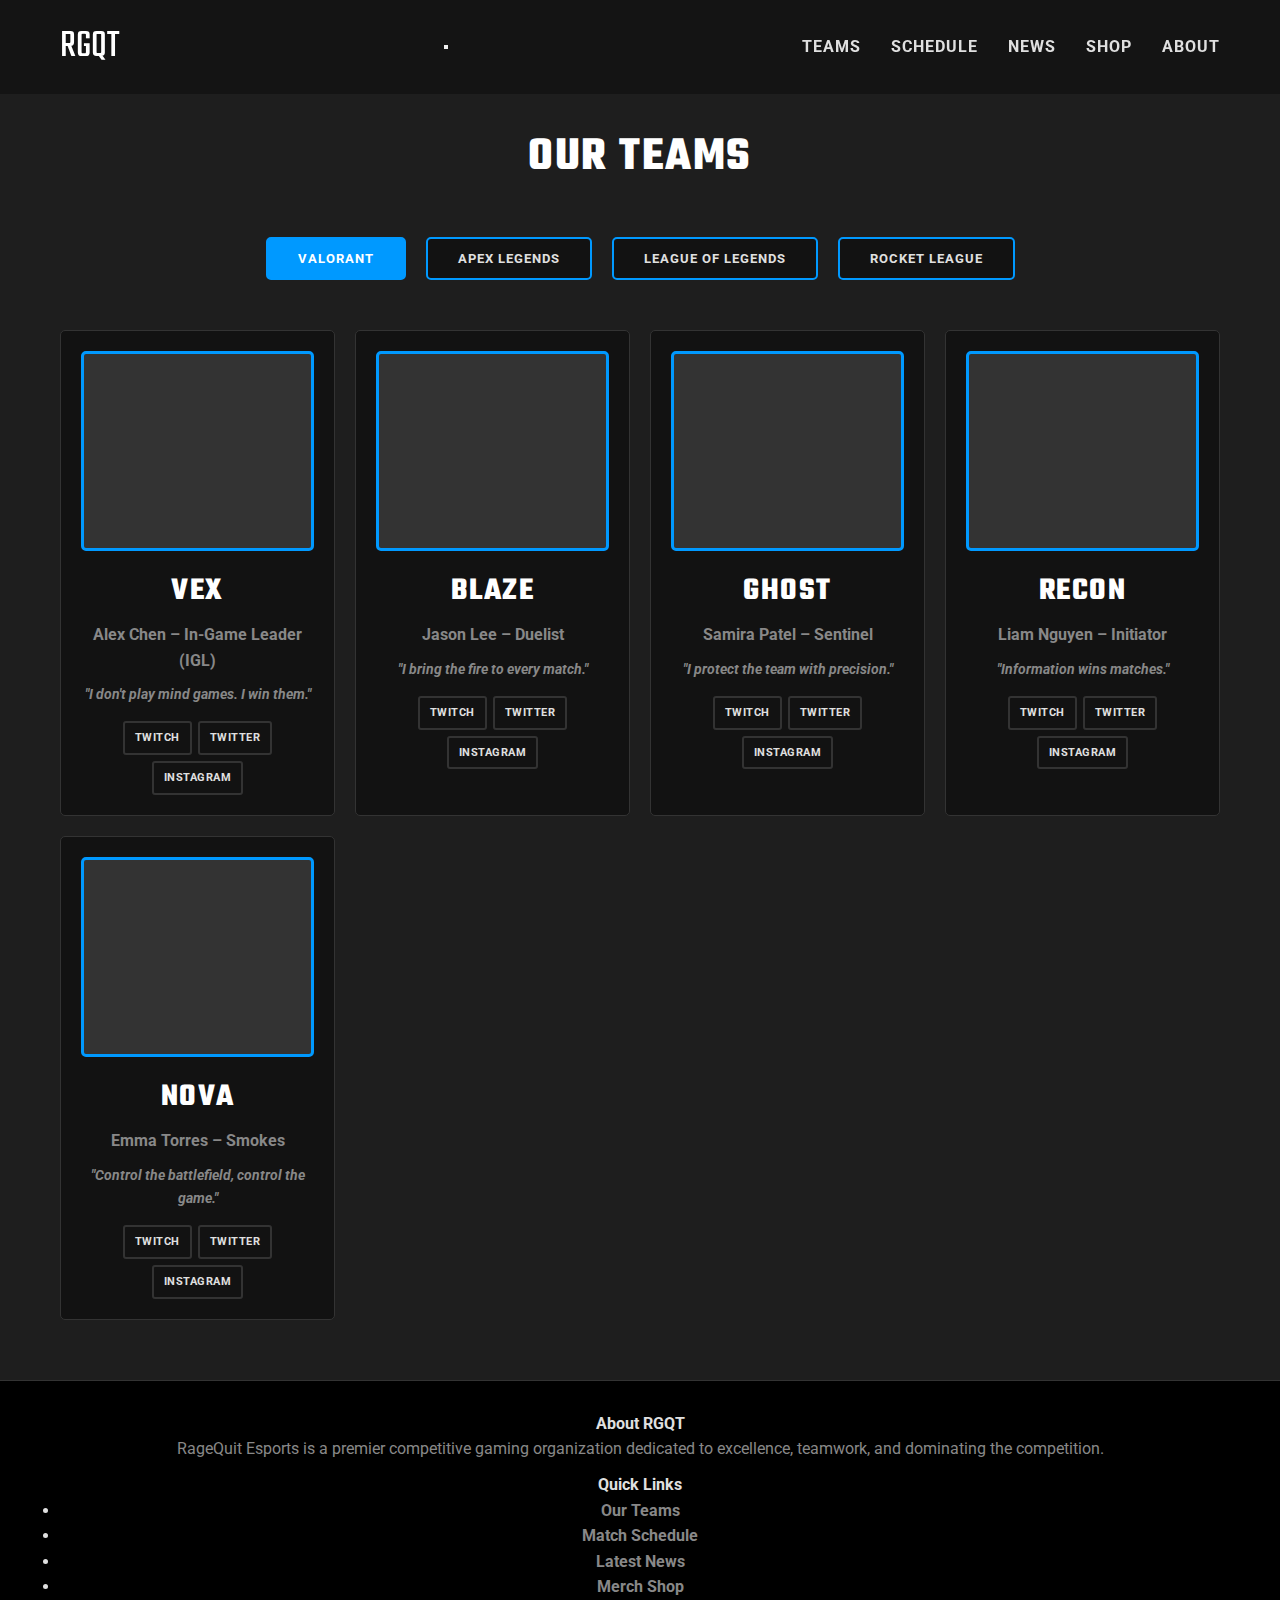
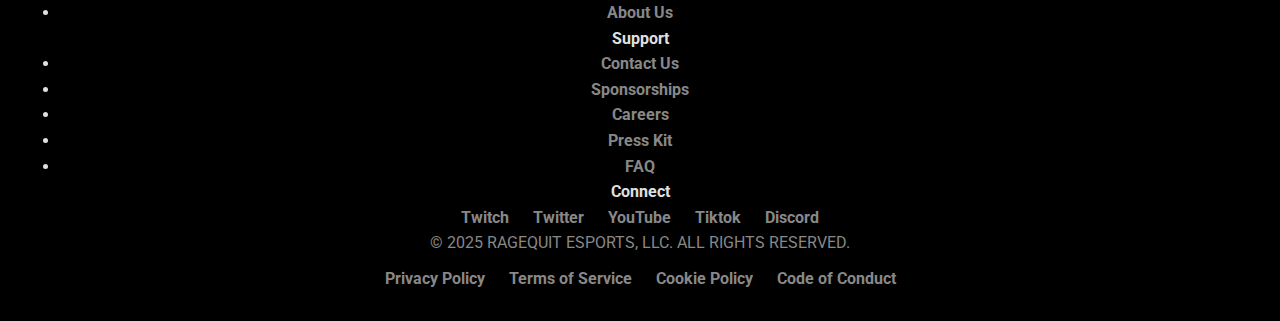
<file: teams.html>
<!DOCTYPE html>
<html lang="en">

<head>
  <meta charset="UTF-8">
  <meta name="viewport" content="width=device-width, initial-scale=1.0">
  <title>RageQuit [RGQT] Teams</title>
  <link rel="stylesheet" href="teams.css">
  <link rel="preconnect" href="https://fonts.googleapis.com">
  <link rel="preconnect" href="https://fonts.gstatic.com" crossorigin>
  <link href="https://fonts.googleapis.com/css2?family=Teko:wght@700&family=Roboto:wght@400;700&display=swap"
    rel="stylesheet">
</head>

<body>
  <header class="main-header">
    <div class="container">
      <a href="index.html" class="logo">RGQT</a>
      <button class="hamburger" aria-label="Toggle menu">
        <span></span>
        <span></span>
        <span></span>
      </button>
      <nav class="main-nav">
        <ul>
          <li><a href="/teams.html">Teams</a></li>
          <li><a href="/schedule.html">Schedule</a></li>
          <li><a href="/news.html">News</a></li>
          <li><a href="/shop.html">Shop</a></li>
          <li><a href="/about.html">About</a></li>
        </ul>
      </nav>
    </div>
  </header>

  <main>
    <section class="teams-section">
      <div class="container">
        <h2>OUR TEAMS</h2>

        <!-- Game Navigation -->
        <div class="game-nav">
          <button class="game-btn active" data-game="valorant">VALORANT</button>
          <button class="game-btn" data-game="apex">APEX LEGENDS</button>
          <button class="game-btn" data-game="lol">LEAGUE OF LEGENDS</button>
          <button class="game-btn" data-game="rl">ROCKET LEAGUE</button>
        </div>

        <!-- Roster Grid -->
        <div class="roster-grid" id="valorant-roster">
          <!-- Player Card 1 -->
          <div class="player-card">
            <div class="player-photo" style="background-image: url('https://via.placeholder.com/200x200/111/FF0066?text=Vex');"></div>
            <h3>VEX</h3>
            <p>Alex Chen – In-Game Leader (IGL)</p>
            <p class="player-quote">"I don't play mind games. I win them."</p>
            <div class="social-icons">
              <a href="#">Twitch</a>
              <a href="#">Twitter</a>
              <a href="#">Instagram</a>
            </div>
          </div>

          <!-- Player Card 2 -->
          <div class="player-card">
            <div class="player-photo" style="background-image: url('https://via.placeholder.com/200x200/111/FF0066?text=Blaze');"></div>
            <h3>BLAZE</h3>
            <p>Jason Lee – Duelist</p>
            <p class="player-quote">"I bring the fire to every match."</p>
            <div class="social-icons">
              <a href="#">Twitch</a>
              <a href="#">Twitter</a>
              <a href="#">Instagram</a>
            </div>
          </div>

          <!-- Player Card 3 -->
          <div class="player-card">
            <div class="player-photo" style="background-image: url('https://via.placeholder.com/200x200/111/FF0066?text=Ghost');"></div>
            <h3>GHOST</h3>
            <p>Samira Patel – Sentinel</p>
            <p class="player-quote">"I protect the team with precision."</p>
            <div class="social-icons">
              <a href="#">Twitch</a>
              <a href="#">Twitter</a>
              <a href="#">Instagram</a>
            </div>
          </div>

          <!-- Player Card 4 -->
          <div class="player-card">
            <div class="player-photo" style="background-image: url('https://via.placeholder.com/200x200/111/FF0066?text=Recon');"></div>
            <h3>RECON</h3>
            <p>Liam Nguyen – Initiator</p>
            <p class="player-quote">"Information wins matches."</p>
            <div class="social-icons">
              <a href="#">Twitch</a>
              <a href="#">Twitter</a>
              <a href="#">Instagram</a>
            </div>
          </div>

          <!-- Player Card 5 -->
          <div class="player-card">
            <div class="player-photo" style="background-image: url('https://via.placeholder.com/200x200/111/FF0066?text=Nova');"></div>
            <h3>NOVA</h3>
            <p>Emma Torres – Smokes</p>
            <p class="player-quote">"Control the battlefield, control the game."</p>
            <div class="social-icons">
              <a href="#">Twitch</a>
              <a href="#">Twitter</a>
              <a href="#">Instagram</a>
            </div>
          </div>
        </div>
      </div>
    </section>
  </main>

  <footer class="main-footer">
    <div class="container">
      <div class="footer-content">
        <div class="footer-section">
          <h4>About RGQT</h4>
          <p>RageQuit Esports is a premier competitive gaming organization dedicated to excellence, teamwork, and dominating the competition.</p>
        </div>
        <div class="footer-section">
          <h4>Quick Links</h4>
          <ul>
            <li><a href="/teams.html">Our Teams</a></li>
            <li><a href="/schedule.html">Match Schedule</a></li>
            <li><a href="/news.html">Latest News</a></li>
            <li><a href="/shop.html">Merch Shop</a></li>
            <li><a href="/about.html">About Us</a></li>
          </ul>
        </div>
        <div class="footer-section">
          <h4>Support</h4>
          <ul>
            <li><a href="#">Contact Us</a></li>
            <li><a href="#">Sponsorships</a></li>
            <li><a href="#">Careers</a></li>
            <li><a href="#">Press Kit</a></li>
            <li><a href="#">FAQ</a></li>
          </ul>
        </div>
        <div class="footer-section">
          <h4>Connect</h4>
          <div class="social-links">
            <a href="#">Twitch</a>
            <a href="#">Twitter</a>
            <a href="#">YouTube</a>
            <a href="#">Tiktok</a>
            <a href="#">Discord</a>
          </div>
        </div>
      </div>
      <div class="footer-bottom">
        <p>&copy; 2025 RAGEQUIT ESPORTS, LLC. ALL RIGHTS RESERVED.</p>
        <div class="footer-legal">
          <a href="#">Privacy Policy</a>
          <a href="#">Terms of Service</a>
          <a href="#">Cookie Policy</a>
          <a href="#">Code of Conduct</a>
        </div>
      </div>
    </div>
  </footer>

  <script>
    // Hamburger Menu Toggle
    const hamburger = document.querySelector('.hamburger');
    const mainNav = document.querySelector('.main-nav');
    const navLinks = document.querySelectorAll('.main-nav a');

    hamburger.addEventListener('click', () => {
      hamburger.classList.toggle('active');
      mainNav.classList.toggle('active');
    });

    // Close menu when clicking on a link
    navLinks.forEach(link => {
      link.addEventListener('click', () => {
        hamburger.classList.remove('active');
        mainNav.classList.remove('active');
      });
    });

    // Close menu when clicking outside
    document.addEventListener('click', (e) => {
      if (!hamburger.contains(e.target) && !mainNav.contains(e.target)) {
        hamburger.classList.remove('active');
        mainNav.classList.remove('active');
      }
    });

    // Game filter functionality
    const gameButtons = document.querySelectorAll('.game-btn');
    const rosters = {
      valorant: document.getElementById('valorant-roster')
      // Add more rosters as you implement them
    };

    gameButtons.forEach(btn => {
      btn.addEventListener('click', () => {
        // Remove active from all buttons
        gameButtons.forEach(b => b.classList.remove('active'));
        btn.classList.add('active');

        // Hide all rosters
        Object.values(rosters).forEach(r => r.style.display = 'none');

        // Show selected roster
        const game = btn.getAttribute('data-game');
        if (rosters[game]) {
          rosters[game].style.display = 'grid';
        }
      });
    });
  </script>
</body>

</html>
</file>
<file: style.css>
/* --- GLOBAL STYLES & VARIABLES --- */
:root {
    --color-background: #121212;
    --color-surface: #1e1e1e;
    --color-primary: #0099FF; /* Electric Blue */
    --color-text: #e0e0e0;
    --color-text-dark: #888;
    --font-heading: 'Teko', sans-serif;
    --font-body: 'Roboto', sans-serif;
}

* {
    box-sizing: border-box;
    margin: 0;
    padding: 0;
}

body {
    font-family: var(--font-body);
    background-color: var(--color-background);
    color: var(--color-text);
    line-height: 1.6;
}

.container {
    max-width: 1200px;
    margin: 0 auto;
    padding: 0 20px;
}

h1, h2, h3 {
    font-family: var(--font-heading);
    color: #fff;
    text-transform: uppercase;
    letter-spacing: 1.5px;
    margin-bottom: 20px;
}

h2 {
    font-size: 3rem;
    text-align: center;
    margin-bottom: 40px;
}

section {
    padding: 80px 0;
}

a {
    color: var(--color-primary);
    text-decoration: none;
    transition: color 0.3s ease;
}

a:hover {
    color: #fff;
}

/* --- HEADER & NAVIGATION --- */
.main-header {
    background-color: rgba(18, 18, 18, 0.95);
    backdrop-filter: blur(10px);
    position: fixed;
    width: 100%;
    top: 0;
    left: 0;
    z-index: 1000;
    padding: 15px 0;
}

.main-header .container {
    display: flex;
    justify-content: space-between;
    align-items: center;
}

.logo {
    font-family: var(--font-heading);
    font-size: 2.5rem;
    color: #fff;
    z-index: 1001;
}

.main-nav ul {
    list-style: none;
    display: flex;
}

.main-nav ul li {
    margin-left: 30px;
}

.main-nav a {
    font-family: var(--font-body);
    font-weight: 700;
    text-transform: uppercase;
    letter-spacing: 1px;
    font-size: 1rem;
    color: var(--color-text);
}

/* Hamburger Menu */
.hamburger {
    display: none;
    flex-direction: column;
    cursor: pointer;
    z-index: 1001;
    background: none;
    border: none;
    padding: 5px;
}

.hamburger span {
    width: 30px;
    height: 3px;
    background-color: #fff;
    margin: 4px 0;
    transition: all 0.3s ease;
    border-radius: 2px;
}

.hamburger.active span:nth-child(1) {
    transform: rotate(45deg) translate(8px, 8px);
}

.hamburger.active span:nth-child(2) {
    opacity: 0;
}

.hamburger.active span:nth-child(3) {
    transform: rotate(-45deg) translate(8px, -8px);
}

/* --- HERO SECTION --- */
.hero {
    height: 100vh;
    display: flex;
    align-items: center;
    justify-content: center;
    text-align: center;
    position: relative;
    color: #fff;
}

.video-background {
    position: absolute;
    top: 0;
    left: 0;
    width: 100%;
    height: 100%;
    background: url('https://via.placeholder.com/1920x1080/000000/111111?text=Gameplay+Video+Background') no-repeat center center/cover;
    z-index: -2;
}

.video-overlay {
    position: absolute;
    top: 0;
    left: 0;
    width: 100%;
    height: 100%;
    background-color: rgba(0, 0, 0, 0.7);
    z-index: -1;
}

.hero-content h1 {
    font-size: 6rem;
    margin-bottom: 0;
    line-height: 1;
}

.hero-content p {
    font-size: 1.5rem;
    margin-bottom: 30px;
    letter-spacing: 1px;
}

.btn {
    padding: 15px 30px;
    font-family: var(--font-body);
    font-weight: 700;
    text-transform: uppercase;
    letter-spacing: 1px;
    border-radius: 5px;
    transition: all 0.3s ease;
}

.btn-primary {
    background-color: var(--color-primary);
    color: #fff;
}

.btn-primary:hover {
    background-color: #fff;
    color: var(--color-primary);
}

/* --- UPCOMING MATCH SECTION --- */
.upcoming-match {
    background-color: var(--color-surface);
}

.match-card {
    display: flex;
    justify-content: space-between;
    align-items: center;
    background-color: var(--color-background);
    padding: 40px;
    border: 1px solid #333;
    border-radius: 10px;
}

.team-logo .logo-text {
    font-family: var(--font-heading);
    font-size: 4rem;
    font-weight: 700;
}

.team-logo p {
    text-align: center;
    font-weight: 700;
    font-size: 1.2rem;
}
.team-logo.opponent .logo-text {
    color: var(--color-text-dark);
}

.match-details {
    text-align: center;
}

.match-details .event-title {
    font-size: 1.2rem;
    font-weight: 700;
    color: var(--color-primary);
}

.match-details .match-time {
    font-size: 1.1rem;
    margin-bottom: 20px;
}

.countdown span {
    font-family: var(--font-heading);
    font-size: 3rem;
    display: inline-block;
    padding: 0 10px;
}

/* --- NEWS SECTION --- */
.news-grid {
    display: grid;
    grid-template-columns: repeat(3, 1fr);
    gap: 30px;
}

.news-card {
    background-color: var(--color-surface);
    border: 1px solid #333;
    border-radius: 5px;
    overflow: hidden;
    transition: transform 0.3s ease;
}
.news-card:hover {
    transform: translateY(-10px);
}
.news-card img {
    width: 100%;
    display: block;
}
.news-card h3, .news-card p, .news-card a {
    padding: 0 20px;
}
.news-card h3 {
    margin: 20px 0 10px;
    font-size: 1.5rem;
}
.news-card a {
    display: inline-block;
    margin: 15px 0 20px;
    font-weight: 700;
}

/* --- TEAMS/ROSTER SECTION --- */
.teams-section {
    background-color: var(--color-surface);
}
.roster-grid {
    display: grid;
    grid-template-columns: repeat(5, 1fr);
    gap: 20px;
}
.player-card {
    text-align: center;
}
.player-photo {
    width: 100%;
    max-width: 180px;
    margin: 0 auto;
    aspect-ratio: 1 / 1;
    background-color: #333;
    background-image: url('https://via.placeholder.com/180x180/111/0099FF?text=Player');
    background-size: cover;
    background-position: center;
    border: 3px solid var(--color-primary);
    border-radius: 5px;
    margin-bottom: 15px;
}
.player-card h3 {
    font-size: 2rem;
    margin-bottom: 5px;
}
.player-card p {
    color: var(--color-text-dark);
    font-weight: 700;
}

/* --- ABOUT SECTION --- */
.about-section {
    text-align: center;
}
.about-section p {
    max-width: 800px;
    margin: 0 auto;
    font-size: 1.2rem;
    line-height: 1.8;
}

/* --- FOOTER --- */
.main-footer {
    background-color: #000;
    padding: 50px 0 20px;
    border-top: 2px solid var(--color-primary);
}

.footer-content {
    display: grid;
    grid-template-columns: repeat(4, 1fr);
    gap: 40px;
    margin-bottom: 40px;
}

.footer-section h4 {
    font-family: var(--font-heading);
    font-size: 1.5rem;
    color: var(--color-primary);
    margin-bottom: 20px;
    text-transform: uppercase;
    letter-spacing: 1.5px;
}

.footer-section ul {
    list-style: none;
}

.footer-section ul li {
    margin-bottom: 12px;
}

.footer-section a {
    color: var(--color-text);
    font-size: 0.95rem;
    transition: all 0.3s ease;
    display: inline-block;
}

.footer-section a:hover {
    color: var(--color-primary);
    transform: translateX(5px);
}

.footer-section p {
    color: var(--color-text);
    font-size: 0.95rem;
    line-height: 1.8;
    margin-bottom: 15px;
}

.social-links {
    display: flex;
    flex-direction: column;
    gap: 0;
}

.social-links a {
    color: var(--color-text);
    font-size: 0.95rem;
    transition: all 0.3s ease;
    display: inline-block;
    margin-bottom: 12px;
}

.social-links a:hover {
    color: var(--color-primary);
    transform: translateX(5px);
}

.footer-bottom {
    border-top: 1px solid #333;
    padding-top: 25px;
    text-align: center;
}

.footer-bottom p {
    color: var(--color-text-dark);
    font-size: 0.9rem;
    margin-bottom: 15px;
}

.footer-legal {
    display: flex;
    justify-content: center;
    gap: 20px;
    flex-wrap: wrap;
}

.footer-legal a {
    color: var(--color-text-dark);
    font-size: 0.85rem;
    font-weight: 700;
    text-transform: uppercase;
    letter-spacing: 0.5px;
}

.footer-legal a:hover {
    color: var(--color-primary);
}

/* --- MOBILE RESPONSIVE STYLES --- */
@media screen and (max-width: 768px) {
    /* Hamburger Menu */
    .hamburger {
        display: flex;
    }

    /* Mobile Navigation */
    .main-nav {
        position: fixed;
        top: 0;
        right: -100%;
        width: 70%;
        height: 100vh;
        background-color: rgba(18, 18, 18, 0.98);
        backdrop-filter: blur(10px);
        transition: right 0.3s ease;
        padding-top: 80px;
        box-shadow: -5px 0 15px rgba(0, 0, 0, 0.5);
    }

    .main-nav.active {
        right: 0;
    }

    .main-nav ul {
        flex-direction: column;
        align-items: center;
    }

    .main-nav ul li {
        margin: 0;
        margin-bottom: 30px;
        width: 100%;
        text-align: center;
    }

    .main-nav a {
        font-size: 1.3rem;
        display: block;
        padding: 10px 20px;
    }

    /* Logo */
    .logo {
        font-size: 2rem;
    }

    /* Hero Section */
    .hero-content h1 {
        font-size: 3rem;
    }

    .hero-content p {
        font-size: 1.1rem;
    }

    /* Headings */
    h2 {
        font-size: 2rem;
    }

    /* Container Padding */
    .container {
        padding: 0 15px;
    }

    /* Sections */
    section {
        padding: 50px 0;
    }

    /* Match Card */
    .match-card {
        flex-direction: column;
        padding: 30px 20px;
        gap: 30px;
    }

    .team-logo .logo-text {
        font-size: 3rem;
    }

    .countdown span {
        font-size: 2rem;
        padding: 0 5px;
    }

    /* News Grid */
    .news-grid {
        grid-template-columns: 1fr;
        gap: 20px;
    }

    /* Roster Grid - 2 players per row on mobile */
    .roster-grid {
        grid-template-columns: repeat(2, 1fr);
        gap: 20px;
    }

    .player-card h3 {
        font-size: 1.3rem;
    }

    .player-card p {
        font-size: 0.9rem;
    }

    /* About Section */
    .about-section p {
        font-size: 1rem;
    }

    /* Footer - More horizontal layout on mobile */
    .main-footer {
        padding: 40px 15px 20px;
    }

    .footer-content {
        grid-template-columns: repeat(2, 1fr);
        gap: 30px 20px;
        margin-bottom: 30px;
    }

    .footer-section {
        text-align: left;
    }

    .footer-section h4 {
        font-size: 1.1rem;
        margin-bottom: 12px;
    }

    .footer-section p {
        font-size: 0.85rem;
        line-height: 1.5;
    }

    .footer-section ul li {
        margin-bottom: 8px;
    }

    .footer-section ul li a {
        font-size: 0.85rem;
    }

    .social-links a {
        font-size: 0.85rem;
    }

    .footer-bottom {
        flex-direction: column;
        gap: 15px;
        text-align: center;
    }

    .footer-legal {
        flex-wrap: wrap;
        justify-content: center;
        gap: 8px 15px;
    }

    .footer-bottom p {
        font-size: 0.8rem;
    }

    .footer-legal a {
        font-size: 0.75rem;
    }
}

/* Tablet and smaller desktop */
@media screen and (max-width: 1024px) and (min-width: 769px) {
    /* News Grid */
    .news-grid {
        grid-template-columns: repeat(2, 1fr);
    }

    /* Roster Grid */
    .roster-grid {
        grid-template-columns: repeat(3, 1fr);
    }

    /* Hero */
    .hero-content h1 {
        font-size: 4.5rem;
    }

    /* Footer */
    .footer-content {
        grid-template-columns: repeat(2, 1fr);
        gap: 35px;
    }
}

/* Small mobile devices */
@media screen and (max-width: 480px) {
    .logo {
        font-size: 1.8rem;
    }

    .hero-content h1 {
        font-size: 2.5rem;
    }

    .hero-content p {
        font-size: 1rem;
    }

    h2 {
        font-size: 1.8rem;
    }

    .btn {
        padding: 12px 25px;
        font-size: 0.9rem;
    }

    .team-logo .logo-text {
        font-size: 2.5rem;
    }

    /* Keep 2-column roster on small screens */
    .roster-grid {
        grid-template-columns: repeat(2, 1fr);
        gap: 15px;
    }

    .player-card h3 {
        font-size: 1.1rem;
    }

    .player-card p {
        font-size: 0.8rem;
    }

    /* Footer adjustments for very small screens */
    .footer-section h4 {
        font-size: 1rem;
    }

    .footer-section p {
        font-size: 0.8rem;
    }

    .footer-section ul li a {
        font-size: 0.8rem;
    }

    .main-nav {
        width: 85%;
    }
}
</file>
<file: teams.css>
/* --- GLOBAL STYLES & VARIABLES --- */
:root {
    --color-background: #121212;
    --color-surface: #1e1e1e;
    --color-primary: #0099FF; /* Electric Blue */
    --color-text: #e0e0e0;
    --color-text-dark: #888;
    --font-heading: 'Teko', sans-serif;
    --font-body: 'Roboto', sans-serif;
}

* {
    box-sizing: border-box;
    margin: 0;
    padding: 0;
}

body {
    font-family: var(--font-body);
    background-color: var(--color-background);
    color: var(--color-text);
    line-height: 1.6;
}

.container {
    max-width: 1200px;
    margin: 0 auto;
    padding: 0 20px;
}

h1, h2, h3 {
    font-family: var(--font-heading);
    color: #fff;
    text-transform: uppercase;
    letter-spacing: 1.5px;
    margin-bottom: 20px;
}

h2 {
    font-size: 3rem;
    text-align: center;
    margin-bottom: 40px;
}

a {
    color: var(--color-primary);
    text-decoration: none;
    transition: color 0.3s ease;
}

a:hover {
    color: #fff;
}

/* --- HEADER & NAVIGATION --- */
.main-header {
    background-color: rgba(18, 18, 18, 0.8);
    backdrop-filter: blur(10px);
    position: fixed;
    width: 100%;
    top: 0;
    left: 0;
    z-index: 1000;
    padding: 15px 0;
}

.main-header .container {
    display: flex;
    justify-content: space-between;
    align-items: center;
}

.logo {
    font-family: var(--font-heading);
    font-size: 2.5rem;
    color: #fff;
}

.main-nav ul {
    list-style: none;
    display: flex;
}

.main-nav ul li {
    margin-left: 30px;
}

.main-nav a {
    font-family: var(--font-body);
    font-weight: 700;
    text-transform: uppercase;
    letter-spacing: 1px;
    font-size: 1rem;
    color: var(--color-text);
}

/* --- TEAMS SECTION --- */
.teams-section {
    padding: 120px 0 60px;
    background-color: var(--color-surface);
}

.game-nav {
    display: flex;
    justify-content: center;
    margin-bottom: 50px;
    flex-wrap: wrap;
    gap: 20px;
}

.game-btn {
    background: var(--color-background);
    border: 2px solid var(--color-primary);
    color: var(--color-text);
    padding: 12px 30px;
    font-family: var(--font-body);
    font-weight: 700;
    text-transform: uppercase;
    letter-spacing: 1px;
    cursor: pointer;
    border-radius: 5px;
    transition: all 0.3s ease;
}

.game-btn.active,
.game-btn:hover {
    background: var(--color-primary);
    color: #fff;
}

/* --- ROSTER GRID --- */
.roster-grid {
    display: grid;
    grid-template-columns: repeat(auto-fit, minmax(220px, 1fr));
    gap: 20px;
}

.player-card {
    background: var(--color-background);
    border-radius: 5px;
    padding: 20px;
    text-align: center;
    transition: transform 0.3s ease;
    border: 1px solid #333;
}

.player-card:hover {
    transform: translateY(-10px);
}

.player-photo {
    height: 200px;
    width: 100%;
    background-color: #333;
    background-image: url('https://via.placeholder.com/200x200/111/0099FF?text=Player');
    background-size: cover;
    background-position: center;
    border: 3px solid var(--color-primary);
    border-radius: 5px;
    margin-bottom: 15px;
}

.player-card h3 {
    font-size: 2rem;
    margin-bottom: 5px;
}

.player-card p {
    color: var(--color-text-dark);
    font-weight: 700;
}

.player-quote {
    font-style: italic;
    font-size: 0.9rem;
    color: var(--color-text-dark);
    margin: 10px 0;
}

.social-icons {
    display: flex;
    justify-content: center;
    flex-wrap: wrap;
    gap: 6px;
    margin-top: 15px;
}

.social-icons a {
    display: inline-block;
    padding: 6px 10px;
    background: var(--color-background);
    border: 2px solid #333;
    border-radius: 3px;
    color: var(--color-text);
    font-size: 0.7rem;
    font-weight: 700;
    text-transform: uppercase;
    letter-spacing: 0.5px;
    transition: all 0.3s ease;
    flex: 0 1 auto;
}

.social-icons a:hover {
    background: var(--color-primary);
    color: #fff;
    border-color: var(--color-primary);
    transform: translateY(-2px);
}

/* --- FOOTER --- */
.main-footer {
    background-color: #000;
    padding: 30px 0;
    text-align: center;
    border-top: 1px solid #333;
}

.main-footer p {
    margin-bottom: 10px;
    color: var(--color-text-dark);
}

.main-footer a {
    color: var(--color-text-dark);
    font-weight: 700;
    margin: 0 10px;
}
</file>
